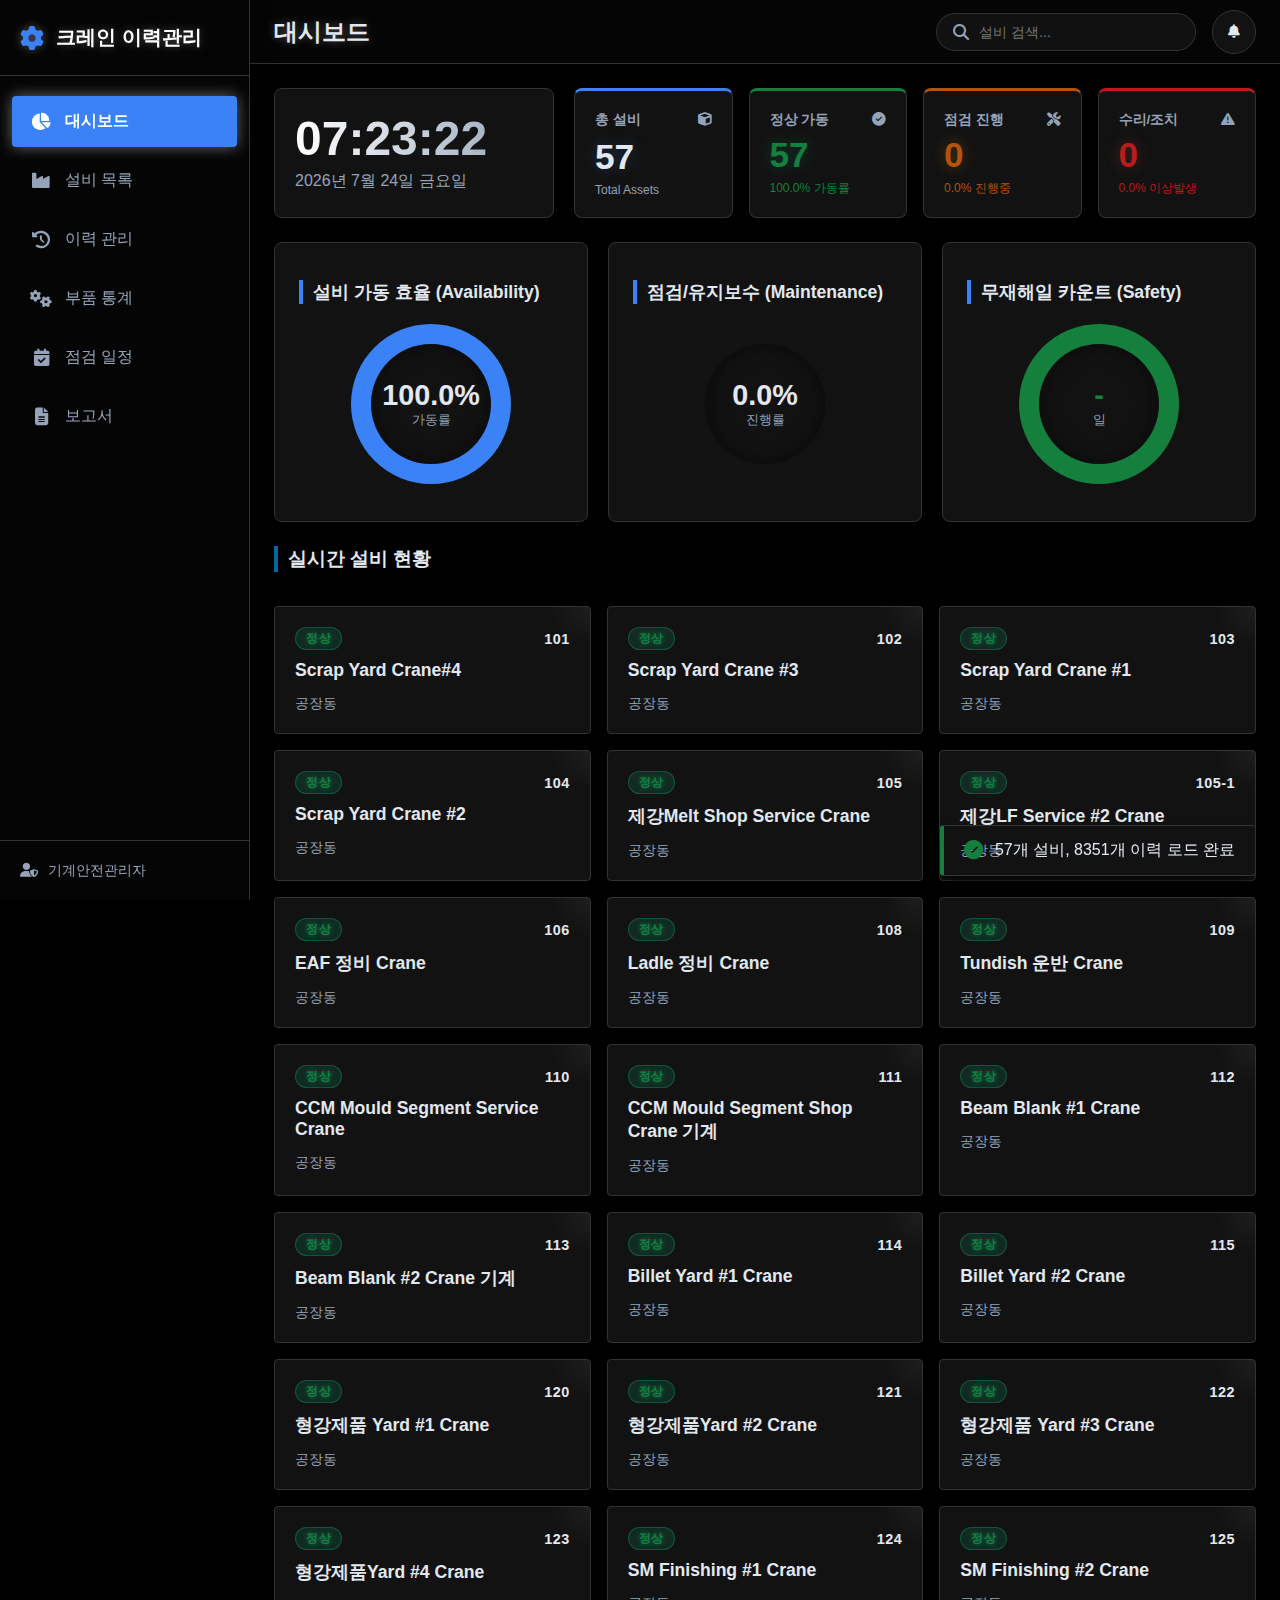
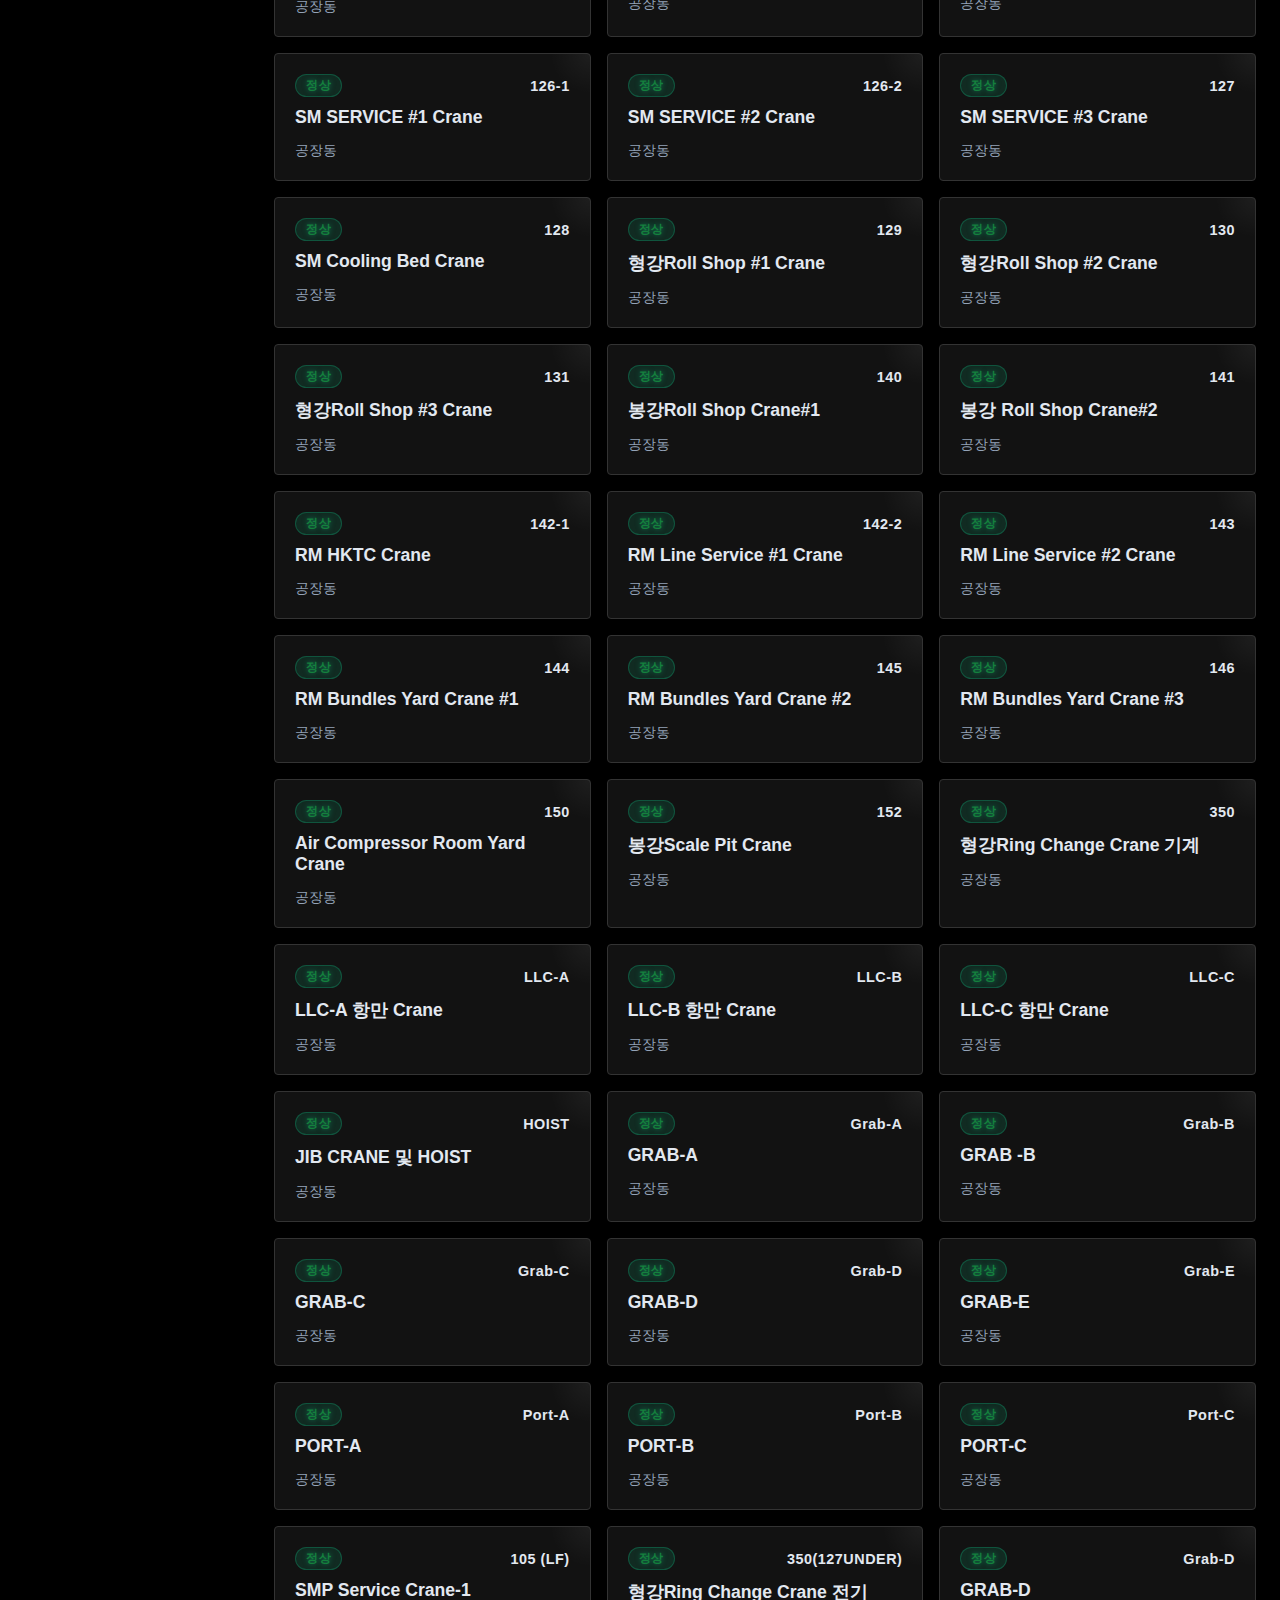
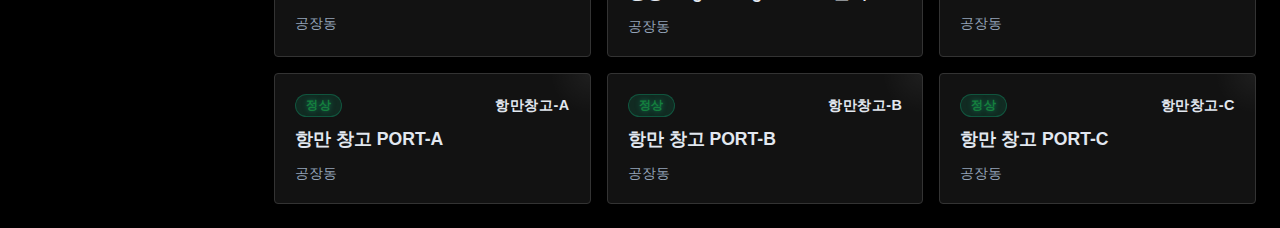
<file: index.html>
<!DOCTYPE html>
<html lang="ko">

<head>
    <meta charset="UTF-8">
    <meta name="viewport" content="width=device-width, initial-scale=1.0">
    <title>크레인 설비 이력 관리 시스템</title>
    <meta name="description" content="기계안전관리자를 위한 크레인 설비별 이력 관리 시스템">
    <link rel="stylesheet" href="styles.css">
    <link href="https://fonts.googleapis.com/css2?family=Noto+Sans+KR:wght@300;400;500;600;700&display=swap"
        rel="stylesheet">
    <link rel="stylesheet" href="https://cdnjs.cloudflare.com/ajax/libs/font-awesome/6.4.0/css/all.min.css">
</head>

<body>
    <aside class="sidebar" id="sidebar">
        <div class="sidebar-header">
            <div class="logo"><i class="fas fa-cog"></i><span>크레인 이력관리</span></div>
        </div>
        <nav class="sidebar-nav">
            <a href="#" class="nav-item active" data-page="dashboard"><i
                    class="fas fa-chart-pie"></i><span>대시보드</span></a>
            <a href="#" class="nav-item" data-page="equipment"><i class="fas fa-industry"></i><span>설비 목록</span></a>
            <a href="#" class="nav-item" data-page="history"><i class="fas fa-history"></i><span>이력 관리</span></a>
            <a href="#" class="nav-item" data-page="parts"><i class="fas fa-cogs"></i><span>부품 통계</span></a>
            <a href="#" class="nav-item" data-page="schedule"><i class="fas fa-calendar-check"></i><span>점검
                    일정</span></a>
            <a href="#" class="nav-item" data-page="reports"><i class="fas fa-file-alt"></i><span>보고서</span></a>
        </nav>
        <div class="sidebar-footer">
            <div class="user-info"><i class="fas fa-user-shield"></i><span>기계안전관리자</span></div>
        </div>
    </aside>

    <main class="main-content">
        <header class="header">
            <button class="menu-toggle" id="menuToggle"><i class="fas fa-bars"></i></button>
            <div class="header-title">
                <h1 id="pageTitle">대시보드</h1>
            </div>
            <div class="header-actions">
                <div class="search-box"><i class="fas fa-search"></i><input type="text" placeholder="설비 검색..."
                        id="globalSearch"></div>
                <button class="notification-btn" id="notificationBtn"><i class="fas fa-bell"></i><span
                        class="notification-badge" id="notificationBadge">0</span></button>
            </div>
        </header>

        <section class="page active" id="dashboardPage">
            <div class="dashboard-stats">
                <div class="stat-card">
                    <div class="stat-icon blue"><i class="fas fa-industry"></i></div>
                    <div class="stat-info">
                        <h3 id="totalEquipment">0</h3>
                        <p>전체 설비</p>
                    </div>
                </div>
                <div class="stat-card">
                    <div class="stat-icon green"><i class="fas fa-check-circle"></i></div>
                    <div class="stat-info">
                        <h3 id="normalEquipment">0</h3>
                        <p>정상 가동</p>
                    </div>
                </div>
                <div class="stat-card">
                    <div class="stat-icon orange"><i class="fas fa-tools"></i></div>
                    <div class="stat-info">
                        <h3 id="maintenanceEquipment">0</h3>
                        <p>점검 중</p>
                    </div>
                </div>
                <div class="stat-card">
                    <div class="stat-icon red"><i class="fas fa-exclamation-triangle"></i></div>
                    <div class="stat-info">
                        <h3 id="issueEquipment">0</h3>
                        <p>이상 발생</p>
                    </div>
                </div>
            </div>
            <div class="dashboard-grid">
                <div class="card upcoming-inspections">
                    <div class="card-header">
                        <h2><i class="fas fa-calendar-alt"></i> 예정된 점검</h2>
                    </div>
                    <div class="card-body">
                        <ul class="inspection-list" id="upcomingInspections"></ul>
                    </div>
                </div>
                <div class="card recent-history">
                    <div class="card-header">
                        <h2><i class="fas fa-history"></i> 최근 이력</h2>
                    </div>
                    <div class="card-body">
                        <ul class="history-list" id="recentHistory"></ul>
                    </div>
                </div>
                <div class="card equipment-overview">
                    <div class="card-header">
                        <h2><i class="fas fa-chart-bar"></i> 설비 현황</h2>
                    </div>
                    <div class="card-body">
                        <div class="chart-container" id="statusChart"></div>
                    </div>
                </div>
                <div class="card alerts-card">
                    <div class="card-header">
                        <h2><i class="fas fa-bell"></i> 알림</h2>
                    </div>
                    <div class="card-body">
                        <ul class="alerts-list" id="alertsList"></ul>
                    </div>
                </div>
            </div>
        </section>

        <section class="page" id="equipmentPage">
            <div class="page-actions">
                <button class="btn btn-primary" id="addEquipmentBtn"><i class="fas fa-plus"></i> 설비 추가</button>
                <div class="filter-group">
                    <select id="equipmentTypeFilter">
                        <option value="">전체 유형</option>
                        <option value="천장크레인">천장크레인</option>
                        <option value="갠트리크레인">갠트리크레인</option>
                        <option value="지브크레인">지브크레인</option>
                        <option value="호이스트">호이스트</option>
                        <option value="기타">기타</option>
                    </select>
                    <select id="equipmentStatusFilter">
                        <option value="">전체 상태</option>
                        <option value="정상">정상</option>
                        <option value="점검중">점검중</option>
                        <option value="수리필요">수리필요</option>
                        <option value="가동중지">가동중지</option>
                    </select>
                </div>
            </div>
            <div class="equipment-grid" id="equipmentGrid"></div>
        </section>
        <!-- 이력 관리 페이지 -->
        <section id="historyPage" class="page">
            <div class="page-header">
                <h2 class="page-title"><i class="fas fa-history"></i> 이력 관리</h2>
                <div class="page-actions">
                    <button class="btn btn-primary" onclick="app.openHistoryModal()"><i class="fas fa-plus"></i> 점검/보수
                        기록</button>
                    <button class="btn btn-success" onclick="app.openPartReplacementModal()"><i class="fas fa-cogs"></i>
                        부품 교체 기록</button>
                </div>
            </div>

            <!-- 탭 메뉴 -->
            <div class="tabs">
                <button class="tab-btn active" onclick="app.switchHistoryTab('general')">점검/보수 이력</button>
                <button class="tab-btn" onclick="app.switchHistoryTab('parts')">부품 교체 이력</button>
            </div>

            <div class="card">
                <div class="filter-bar">
                    <div class="filter-group">
                        <select id="historyEquipmentFilter" class="filter-select"
                            onchange="app.renderCurrentHistoryTab()">
                            <option value="">전체 설비</option>
                        </select>
                        <input type="month" id="historyMonthFilter" class="filter-input"
                            onchange="app.renderCurrentHistoryTab()">
                    </div>
                    <div class="search-box">
                        <i class="fas fa-search"></i>
                        <input type="text" placeholder="검색어 입력..." id="historySearchInput">
                    </div>
                </div>

                <!-- 점검/보수 테이블 -->
                <div id="generalHistoryTab" class="history-tab-content">
                    <div class="table-container">
                        <table class="data-table">
                            <thead>
                                <tr>
                                    <th>날짜</th>
                                    <th>설비명</th>
                                    <th>구분</th>
                                    <th>담당자</th>
                                    <th>내용</th>
                                    <th>결과</th>
                                    <th>작업</th>
                                </tr>
                            </thead>
                            <tbody id="historyTableBody"></tbody>
                        </table>
                    </div>
                </div>

                <!-- 부품 교체 테이블 -->
                <div id="partsHistoryTab" class="history-tab-content" style="display: none;">
                    <div class="table-container">
                        <table class="data-table">
                            <thead>
                                <tr>
                                    <th>교체일자</th>
                                    <th>설비명</th>
                                    <th>부품명</th>
                                    <th>규격/모델</th>
                                    <th>수량</th>
                                    <th>교체사유</th>
                                    <th>작업</th>
                                </tr>
                            </thead>
                            <tbody id="partsReplacementTableBody"></tbody>
                        </table>
                    </div>
                </div>
            </div>
        </section>

        <!-- 부품 통계 페이지 -->
        <section class="page" id="partsPage">
            <div class="parts-stats-summary">
                <div class="stat-card">
                    <div class="stat-icon" style="background: linear-gradient(135deg, #8b5cf6, #6d28d9);">
                        <i class="fas fa-cogs"></i>
                    </div>
                    <div class="stat-info">
                        <h3 id="totalPartsCount">0</h3>
                        <p>총 부품 교체 건수</p>
                    </div>
                </div>
                <div class="stat-card">
                    <div class="stat-icon" style="background: linear-gradient(135deg, #f59e0b, #d97706);">
                        <i class="fas fa-trophy"></i>
                    </div>
                    <div class="stat-info">
                        <h3 id="topPartName">-</h3>
                        <p>가장 많이 교체된 부품</p>
                    </div>
                </div>
            </div>

            <div class="parts-grid">
                <div class="card parts-chart-card">
                    <div class="card-header">
                        <h2><i class="fas fa-chart-bar"></i> 부품별 교체 현황 (상위 15개)</h2>
                    </div>
                    <div class="card-body">
                        <div class="horizontal-chart" id="partsChart"></div>
                    </div>
                </div>

                <div class="card parts-table-card">
                    <div class="card-header">
                        <h2><i class="fas fa-list"></i> 부품별 상세 통계</h2>
                        <div class="filter-group">
                            <select id="partsEquipmentFilter">
                                <option value="">전체 설비</option>
                            </select>
                        </div>
                    </div>
                    <div class="card-body">
                        <table class="data-table" id="partsTable">
                            <thead>
                                <tr>
                                    <th>순위</th>
                                    <th>부품명</th>
                                    <th>교체 횟수</th>
                                    <th>비율</th>
                                    <th>최근 교체일</th>
                                </tr>
                            </thead>
                            <tbody id="partsTableBody"></tbody>
                        </table>
                    </div>
                </div>
            </div>

            <div class="card parts-history-card">
                <div class="card-header">
                    <h2><i class="fas fa-history"></i> 부품 교체 이력</h2>
                    <div class="filter-group">
                        <select id="partsTypeFilter">
                            <option value="">전체 부품</option>
                        </select>
                    </div>
                </div>
                <div class="card-body">
                    <table class="data-table">
                        <thead>
                            <tr>
                                <th>날짜</th>
                                <th>설비명</th>
                                <th>부품</th>
                                <th>작업 내용</th>
                            </tr>
                        </thead>
                        <tbody id="partsHistoryTableBody"></tbody>
                    </table>
                </div>
            </div>
        </section>

        <section class="page" id="schedulePage">
            <div class="page-actions"><button class="btn btn-primary" id="addScheduleBtn"><i class="fas fa-plus"></i> 일정
                    추가</button></div>
            <div class="schedule-container">
                <div class="calendar-header">
                    <button class="btn btn-icon" id="prevMonth"><i class="fas fa-chevron-left"></i></button>
                    <h2 id="currentMonth">2024년 1월</h2>
                    <button class="btn btn-icon" id="nextMonth"><i class="fas fa-chevron-right"></i></button>
                </div>
                <div class="calendar-grid" id="calendarGrid"></div>
            </div>
        </section>

        <section class="page" id="reportsPage">
            <div class="reports-container">
                <div class="report-card">
                    <div class="report-icon" style="background: linear-gradient(135deg, #22c55e, #15803d);"><i
                            class="fas fa-sync-alt"></i></div>
                    <h3>엑셀 데이터 새로고침</h3>
                    <p>엑셀 파일에서 데이터를 다시 불러옵니다.</p>
                    <div class="report-options"><button class="btn btn-primary" id="reloadExcelData"><i
                                class="fas fa-sync-alt"></i> 새로고침</button></div>
                </div>
                <div class="report-card">
                    <div class="report-icon"><i class="fas fa-file-pdf"></i></div>
                    <h3>월간 점검 보고서</h3>
                    <p>선택한 월의 전체 점검 내역을 생성합니다.</p>
                    <div class="report-options"><input type="month" id="monthlyReportMonth"><button
                            class="btn btn-primary" id="generateMonthlyReport">생성</button></div>
                </div>
                <div class="report-card">
                    <div class="report-icon"><i class="fas fa-file-excel"></i></div>
                    <h3>설비별 이력 보고서</h3>
                    <p>특정 설비의 전체 이력을 생성합니다.</p>
                    <div class="report-options"><select id="equipmentReportSelect">
                            <option value="">설비 선택</option>
                        </select><button class="btn btn-primary" id="generateEquipmentReport">생성</button></div>
                </div>
                <div class="report-card">
                    <div class="report-icon" style="background: linear-gradient(135deg, #8b5cf6, #6d28d9);"><i
                            class="fas fa-table"></i></div>
                    <h3>연간 보수 현황</h3>
                    <p>설비별 월별 보수 횟수를 한눈에 확인합니다.</p>
                    <div class="report-options"><select id="statsYearSelect"></select><button class="btn btn-primary"
                            id="showYearlyStatsFn">보기</button></div>
                </div>
                <div class="report-card">
                    <div class="report-icon"><i class="fas fa-file-download"></i></div>
                    <h3>데이터 내보내기</h3>
                    <p>전체 데이터를 JSON으로 내보냅니다.</p>
                    <div class="report-options"><button class="btn btn-primary" id="exportData">내보내기</button><label
                            class="btn btn-secondary">가져오기<input type="file" id="importData" accept=".json"
                                hidden></label></div>
                </div>
            </div>
        </section>
    </main>

    <div class="modal" id="statsModal">
        <div class="modal-content modal-large" style="max-width: 1200px;">
            <div class="modal-header">
                <h2 id="statsModalTitle">연간 설비별 보수 현황</h2>
                <button class="modal-close" id="closeStatsModal">&times;</button>
            </div>
            <div class="modal-body" style="padding: 0;">
                <div class="table-container" style="max-height: 70vh; overflow-y: auto;">
                    <table class="data-table" id="yearlyStatsTable" style="margin: 0;">
                        <thead>
                            <tr>
                                <th style="position:sticky; top:0; z-index:10; background:var(--dark-card);">설비명</th>
                                <th style="position:sticky; top:0; z-index:10; background:var(--dark-card);">1월</th>
                                <th style="position:sticky; top:0; z-index:10; background:var(--dark-card);">2월</th>
                                <th style="position:sticky; top:0; z-index:10; background:var(--dark-card);">3월</th>
                                <th style="position:sticky; top:0; z-index:10; background:var(--dark-card);">4월</th>
                                <th style="position:sticky; top:0; z-index:10; background:var(--dark-card);">5월</th>
                                <th style="position:sticky; top:0; z-index:10; background:var(--dark-card);">6월</th>
                                <th style="position:sticky; top:0; z-index:10; background:var(--dark-card);">7월</th>
                                <th style="position:sticky; top:0; z-index:10; background:var(--dark-card);">8월</th>
                                <th style="position:sticky; top:0; z-index:10; background:var(--dark-card);">9월</th>
                                <th style="position:sticky; top:0; z-index:10; background:var(--dark-card);">10월</th>
                                <th style="position:sticky; top:0; z-index:10; background:var(--dark-card);">11월</th>
                                <th style="position:sticky; top:0; z-index:10; background:var(--dark-card);">12월</th>
                                <th style="position:sticky; top:0; z-index:10; background:var(--dark-card);">합계</th>
                            </tr>
                        </thead>
                        <tbody id="yearlyStatsTableBody"></tbody>
                    </table>
                </div>
            </div>
        </div>
    </div>

    <div class="modal" id="equipmentModal">
        <div class="modal-content">
            <div class="modal-header">
                <h2 id="equipmentModalTitle">설비 추가</h2><button class="modal-close"
                    id="closeEquipmentModal">&times;</button>
            </div>
            <form id="equipmentForm">
                <input type="hidden" id="equipmentId">
                <div class="form-grid">
                    <div class="form-group"><label for="equipmentName">설비명 *</label><input type="text"
                            id="equipmentName" required></div>
                    <div class="form-group"><label for="equipmentCode">관리번호 *</label><input type="text"
                            id="equipmentCode" required></div>
                    <div class="form-group"><label for="equipmentType">설비 유형 *</label><select id="equipmentType"
                            required>
                            <option value="">선택</option>
                            <option value="천장크레인">천장크레인</option>
                            <option value="갠트리크레인">갠트리크레인</option>
                            <option value="지브크레인">지브크레인</option>
                            <option value="호이스트">호이스트</option>
                            <option value="기타">기타</option>
                        </select></div>
                    <div class="form-group"><label for="equipmentCapacity">정격하중(톤)</label><input type="number"
                            id="equipmentCapacity" step="0.1"></div>
                    <div class="form-group"><label for="equipmentLocation">설치위치 *</label><input type="text"
                            id="equipmentLocation" required></div>
                    <div class="form-group"><label for="equipmentManufacturer">제조사</label><input type="text"
                            id="equipmentManufacturer"></div>
                    <div class="form-group"><label for="equipmentInstallDate">설치일</label><input type="date"
                            id="equipmentInstallDate"></div>
                    <div class="form-group"><label for="equipmentStatus">상태 *</label><select id="equipmentStatus"
                            required>
                            <option value="정상">정상</option>
                            <option value="점검중">점검중</option>
                            <option value="수리필요">수리필요</option>
                            <option value="가동중지">가동중지</option>
                        </select></div>
                    <div class="form-group"><label for="nextInspectionDate">다음점검일</label><input type="date"
                            id="nextInspectionDate"></div>
                    <div class="form-group full-width"><label for="equipmentNotes">비고</label><textarea
                            id="equipmentNotes" rows="2"></textarea></div>
                </div>
                <div class="form-actions"><button type="button" class="btn btn-secondary"
                        id="cancelEquipment">취소</button><button type="submit" class="btn btn-primary">저장</button></div>
            </form>
        </div>
    </div>

    <div class="modal" id="historyModal">
        <div class="modal-content">
            <div class="modal-header">
                <h2 id="historyModalTitle">이력 추가</h2><button class="modal-close" id="closeHistoryModal">&times;</button>
            </div>
            <form id="historyForm">
                <input type="hidden" id="historyId">
                <div class="form-grid">
                    <div class="form-group"><label for="historyEquipment">설비 *</label><select id="historyEquipment"
                            required>
                            <option value="">선택</option>
                        </select></div>
                    <div class="form-group"><label for="historyDate">날짜 *</label><input type="date" id="historyDate"
                            required></div>
                    <div class="form-group"><label for="historyType">유형 *</label><select id="historyType" required>
                            <option value="">선택</option>
                            <option value="정기점검">정기점검</option>
                            <option value="자체점검">자체점검</option>
                            <option value="수리">수리</option>

                            <option value="안전검사">안전검사</option>
                            <option value="기타">기타</option>
                        </select></div>
                    <div class="form-group"><label for="historyTechnician">담당자 *</label><input type="text"
                            id="historyTechnician" required></div>
                    <div class="form-group"><label for="historyResult">결과 *</label><select id="historyResult" required>
                            <option value="">선택</option>
                            <option value="양호">양호</option>
                            <option value="조건부합격">조건부합격</option>
                            <option value="수리필요">수리필요</option>
                            <option value="불합격">불합격</option>
                        </select></div>
                    <div class="form-group"><label for="historyCost">비용(원)</label><input type="number" id="historyCost">
                    </div>
                    <div class="form-group full-width"><label for="historyDescription">상세내용 *</label><textarea
                            id="historyDescription" rows="3" required></textarea></div>
                </div>
                <div class="form-actions"><button type="button" class="btn btn-secondary"
                        id="cancelHistory">취소</button><button type="submit" class="btn btn-primary">저장</button></div>
            </form>
        </div>
    </div>

    <div class="modal" id="partReplacementModal">
        <div class="modal-content">
            <div class="modal-header">
                <h2 id="partReplacementModalTitle">부품 교체 기록 추가</h2>
                <button class="modal-close" id="closePartReplacementModal">&times;</button>
            </div>
            <form id="partReplacementForm">
                <input type="hidden" id="partReplacementId">
                <div class="form-grid">
                    <div class="form-group"><label for="partEquipment">설비 *</label><select id="partEquipment" required>
                            <option value="">선택</option>
                        </select></div>
                    <div class="form-group"><label for="partDate">교체일 *</label><input type="date" id="partDate"
                            required></div>
                    <div class="form-group"><label for="partName">부품명 *</label><input type="text" id="partName" required
                            placeholder="예: 와이어로프"></div>
                    <div class="form-group"><label for="partModel">규격/모델</label><input type="text" id="partModel"
                            placeholder="예: 6x24 FC 16mm"></div>
                    <div class="form-group"><label for="partQuantity">수량</label><input type="number" id="partQuantity"
                            placeholder="1" min="1" value="1"></div>
                    <div class="form-group"><label for="partNextReplace">차기 교체 예정</label><input type="date"
                            id="partNextReplace"></div>
                    <div class="form-group full-width"><label for="partReason">교체 사유 *</label><input type="text"
                            id="partReason" required placeholder="예: 마모로 인한 교체"></div>
                    <div class="form-group full-width"><label for="partNotes">비고</label><textarea id="partNotes"
                            rows="2"></textarea></div>
                </div>
                <div class="form-actions">
                    <button type="button" class="btn btn-secondary" id="cancelPartReplacement">취소</button>
                    <button type="submit" class="btn btn-success">저장</button>
                </div>
            </form>
        </div>
    </div>

    <div class="modal" id="scheduleModal">
        <div class="modal-content">
            <div class="modal-header">
                <h2>점검 일정 추가</h2><button class="modal-close" id="closeScheduleModal">&times;</button>
            </div>
            <form id="scheduleForm">
                <input type="hidden" id="scheduleId">
                <div class="form-grid">
                    <div class="form-group"><label for="scheduleEquipment">설비 *</label><select id="scheduleEquipment"
                            required>
                            <option value="">선택</option>
                        </select></div>
                    <div class="form-group"><label for="scheduleDate">예정일 *</label><input type="date" id="scheduleDate"
                            required></div>
                    <div class="form-group"><label for="scheduleType">점검유형 *</label><select id="scheduleType" required>
                            <option value="">선택</option>
                            <option value="정기점검">정기점검</option>
                            <option value="자체점검">자체점검</option>
                            <option value="안전검사">안전검사</option>
                            <option value="기타">기타</option>
                        </select></div>
                    <div class="form-group"><label for="scheduleTechnician">담당자</label><input type="text"
                            id="scheduleTechnician"></div>
                    <div class="form-group full-width"><label for="scheduleNotes">메모</label><textarea id="scheduleNotes"
                            rows="2"></textarea></div>
                </div>
                <div class="form-actions"><button type="button" class="btn btn-secondary"
                        id="cancelSchedule">취소</button><button type="submit" class="btn btn-primary">저장</button></div>
            </form>
        </div>
    </div>

    <div class="modal" id="equipmentDetailModal">
        <div class="modal-content modal-large">
            <div class="modal-header">
                <h2 id="equipmentDetailTitle">설비 상세 정보</h2><button class="modal-close"
                    id="closeEquipmentDetailModal">&times;</button>
            </div>
            <div class="modal-body" id="equipmentDetailContent"></div>
        </div>
    </div>

    <div class="notification-panel" id="notificationPanel">
        <div class="notification-header">
            <h3>알림</h3><button class="btn btn-sm" id="markAllRead">모두 읽음</button>
        </div>
        <div class="notification-list" id="notificationList"></div>
    </div>

    <div class="toast-container" id="toastContainer"></div>
    <script src="app.js"></script>
</body>

</html>
</file>
<file: styles.css>
:root {
    /* Black & High Legibility Theme */
    --bg-app: #000000;
    --bg-sidebar: #050505;
    --bg-card: #121212;
    --bg-card-hover: #1e1e1e;
    --bg-input: #1e1e1e;

    --primary: #3b82f6;
    --primary-text: #ffffff;
    --primary-dim: rgba(59, 130, 246, 0.3);

    --secondary: #64748b;
    --success: #15803d;
    --warning: #b45309;
    --danger: #b91c1c;
    --info: #0369a1;

    --text-primary: #e2e8f0;
    /* Slate 200 - High Contrast Readability */
    --text-secondary: #94a3b8;
    /* Slate 400 */
    --text-muted: #64748b;
    /* Slate 500 */

    --border-color: #333333;
    --dark-hover: #1f1f1f;

    --shadow: 0 4px 6px -1px rgba(0, 0, 0, 0.5);
    --shadow-lg: 0 10px 15px -3px rgba(0, 0, 0, 0.7);

    --radius: 4px;
    --radius-lg: 8px;
    --header-height: 64px;
    --sidebar-width: 250px;
}

* {
    margin: 0;
    padding: 0;
    box-sizing: border-box;
}

body {
    font-family: 'Pretendard', -apple-system, BlinkMacSystemFont, sans-serif;
    background: var(--bg-app);
    color: var(--text-primary);
    min-height: 100vh;
    display: flex;
    overflow-x: hidden;
}

/* 사이드바 */
.sidebar {
    width: var(--sidebar-width);
    background: var(--bg-sidebar);
    border-right: 1px solid var(--border-color);
    color: var(--text-primary);
    display: flex;
    flex-direction: column;
    position: fixed;
    height: 100vh;
    z-index: 100;
    transition: transform 0.3s ease;
    box-shadow: 4px 0 24px rgba(0, 0, 0, 0.2);
}

.sidebar-header {
    padding: 24px 20px;
    border-bottom: 1px solid var(--border-color);
}

.logo {
    display: flex;
    align-items: center;
    gap: 12px;
    font-size: 1.25rem;
    font-weight: 700;
    color: white;
    text-shadow: 0 0 10px rgba(255, 255, 255, 0.3);
}

.logo i {
    font-size: 1.5rem;
    color: var(--primary);
}

.sidebar-nav {
    flex: 1;
    padding: 20px 12px;
    display: flex;
    flex-direction: column;
    gap: 8px;
    overflow-y: auto;
}

.nav-item {
    display: flex;
    align-items: center;
    gap: 12px;
    padding: 14px 16px;
    color: var(--text-secondary);
    text-decoration: none;
    border-radius: var(--radius);
    transition: all 0.3s ease;
    font-weight: 500;
    border: 1px solid transparent;
}

.nav-item:hover {
    background: var(--dark-hover);
    color: white;
    border-color: rgba(255, 255, 255, 0.1);
}

.nav-item.active {
    background: var(--primary);
    color: var(--primary-text);
    font-weight: 700;
    box-shadow: 0 0 15px rgba(255, 255, 255, 0.4);
}

.nav-item i {
    font-size: 1.1rem;
    width: 24px;
    text-align: center;
}

.sidebar-footer {
    padding: 20px;
    border-top: 1px solid var(--border-color);
}

.user-info {
    display: flex;
    align-items: center;
    gap: 10px;
    color: var(--text-secondary);
    font-size: 0.9rem;
}

/* 메인 컨텐츠 */
.main-content {
    flex: 1;
    margin-left: var(--sidebar-width);
    min-height: 100vh;
    display: flex;
    flex-direction: column;
}

/* 헤더 */
.header {
    height: var(--header-height);
    background: var(--bg-sidebar);
    border-bottom: 1px solid var(--border-color);
    box-shadow: none;
    display: flex;
    align-items: center;
    padding: 0 24px;
    gap: 20px;
    position: sticky;
    top: 0;
    z-index: 50;
}

.menu-toggle {
    display: none;
    background: none;
    border: none;
    color: var(--text-primary);
    font-size: 1.5rem;
    cursor: pointer;
}

.header-title h1 {
    font-size: 1.5rem;
    font-weight: 600;
    color: var(--text-primary);
    text-shadow: 0 0 10px rgba(255, 255, 255, 0.3);
}

.clickable {
    cursor: pointer;
}

.header-actions {
    margin-left: auto;
    display: flex;
    align-items: center;
    gap: 16px;
}

.search-box {
    display: flex;
    align-items: center;
    gap: 10px;
    background: rgba(255, 255, 255, 0.05);
    padding: 10px 16px;
    border-radius: 25px;
    border: 1px solid var(--border-color);
    transition: all 0.3s ease;
}

.search-box:focus-within {
    border-color: var(--primary-dim);
    box-shadow: 0 0 0 3px rgba(255, 255, 255, 0.2);
}

.search-box i {
    color: var(--text-secondary);
}

.search-box input {
    background: none;
    border: none;
    color: var(--text-primary);
    outline: none;
    width: 200px;
    font-size: 0.9rem;
}

.notification-btn {
    position: relative;
    width: 44px;
    height: 44px;
    border-radius: 50%;
    background: var(--bg-card);
    border: 1px solid var(--border-color);
    color: var(--text-primary);
    cursor: pointer;
    transition: all 0.3s ease;
}

.notification-btn:hover {
    background: var(--dark-hover);
    transform: scale(1.05);
}

.notification-badge {
    position: absolute;
    top: -4px;
    right: -4px;
    width: 20px;
    height: 20px;
    background: var(--danger);
    border-radius: 50%;
    font-size: 0.7rem;
    display: flex;
    align-items: center;
    justify-content: center;
    font-weight: 600;
}

/* 페이지 컨텐츠 */
.page {
    display: none;
    padding: 24px;
    flex: 1;
    animation: fadeIn 0.3s ease;
}

.page.active {
    display: block;
}

@keyframes fadeIn {
    from {
        opacity: 0;
        transform: translateY(10px);
    }

    to {
        opacity: 1;
        transform: translateY(0);
    }
}

/* 대시보드 통계 카드 */
.dashboard-stats {
    display: grid;
    grid-template-columns: repeat(auto-fit, minmax(240px, 1fr));
    gap: 20px;
    margin-bottom: 24px;
}

.stat-card {
    background: var(--bg-card);
    border-radius: var(--radius-lg);
    padding: 24px;
    display: flex;
    align-items: center;
    gap: 20px;
    border: 1px solid var(--border-color);
    transition: all 0.3s ease;
    position: relative;
    overflow: hidden;
    box-shadow: var(--shadow);
}

.stat-card::before {
    content: '';
    position: absolute;
    top: 0;
    left: 0;
    right: 0;
    height: 3px;
    background: var(--primary);
}

.stat-card:hover {
    transform: translateY(-4px);
    box-shadow: var(--shadow-lg);
}

.stat-icon {
    width: 60px;
    height: 60px;
    border-radius: var(--radius);
    display: flex;
    align-items: center;
    justify-content: center;
    font-size: 1.5rem;
}

.stat-icon.blue {
    background: linear-gradient(135deg, #3b82f6, #1d4ed8);
    color: white;
}

.stat-icon.green {
    background: linear-gradient(135deg, #22c55e, #15803d);
    color: white;
}

.stat-icon.orange {
    background: linear-gradient(135deg, #f59e0b, #d97706);
    color: white;
}

.stat-icon.red {
    background: linear-gradient(135deg, #ef4444, #dc2626);
    color: white;
}

.stat-info h3 {
    font-size: 2rem;
    font-weight: 700;
    margin-bottom: 4px;
}

.stat-info p {
    color: var(--text-secondary);
    font-size: 0.9rem;
}

/* 대시보드 그리드 */
.dashboard-grid {
    display: grid;
    grid-template-columns: repeat(2, 1fr);
    gap: 20px;
}

.card {
    background: var(--bg-card);
    border-radius: var(--radius-lg);
    border: 1px solid var(--border-color);
    overflow: hidden;
    box-shadow: none;
}

.card-header {
    display: flex;
    align-items: center;
    justify-content: space-between;
    padding: 16px 20px;
    border-bottom: 1px solid var(--border-color);
    background: transparent;
}

.card-header h2 {
    font-size: 1rem;
    font-weight: 600;
    display: flex;
    align-items: center;
    gap: 10px;
}

.card-header h2 i {
    color: var(--primary-dim);
}

.view-all {
    color: var(--primary-dim);
    text-decoration: none;
    font-size: 0.85rem;
    transition: color 0.3s ease;
}

.view-all:hover {
    color: var(--primary);
}

.card-body {
    padding: 16px 20px;
    max-height: 300px;
    overflow-y: auto;
    color: var(--text-primary);
}

.inspection-list,
.history-list,
.alerts-list {
    list-style: none;
    display: flex;
    flex-direction: column;
    gap: 12px;
}

.inspection-list li,
.history-list li,
.alerts-list li {
    display: flex;
    align-items: center;
    gap: 12px;
    padding: 12px;
    background: rgba(255, 255, 255, 0.05);
    border: 1px solid var(--border-color);
    border-radius: var(--radius);
    transition: all 0.3s ease;
}

.inspection-list li:hover,
.history-list li:hover {
    background: var(--dark-hover);
}

.list-icon {
    width: 40px;
    height: 40px;
    border-radius: 50%;
    display: flex;
    align-items: center;
    justify-content: center;
    font-size: 0.9rem;
}

.list-content {
    flex: 1;
}

.list-content h4 {
    font-size: 0.9rem;
    margin-bottom: 2px;
}

.list-content p {
    font-size: 0.8rem;
    color: var(--text-secondary);
}

.list-date {
    font-size: 0.8rem;
    color: var(--text-secondary);
    white-space: nowrap;
}

/* 차트 */
.chart-container {
    height: 200px;
    display: flex;
    align-items: flex-end;
    justify-content: center;
    gap: 20px;
    padding: 20px;
}

.chart-bar {
    display: flex;
    flex-direction: column;
    align-items: center;
    gap: 8px;
    flex: 1;
    max-width: 80px;
}

.chart-bar-fill {
    width: 100%;
    border-radius: 6px 6px 0 0;
    transition: height 0.5s ease;
    position: relative;
}

.chart-bar-fill span {
    position: absolute;
    top: -25px;
    left: 50%;
    transform: translateX(-50%);
    font-size: 0.85rem;
    font-weight: 600;
}

.chart-bar-label {
    font-size: 0.8rem;
    color: var(--text-secondary);
    text-align: center;
}

/* 버튼 */
.btn {
    display: inline-flex;
    align-items: center;
    gap: 8px;
    padding: 10px 20px;
    border-radius: var(--radius);
    font-size: 0.9rem;
    font-weight: 500;
    cursor: pointer;
    transition: all 0.3s ease;
    border: none;
    font-family: inherit;
}

.btn-primary {
    background: var(--primary);
    color: var(--primary-text);
    box-shadow: var(--shadow);
}

.btn-primary:hover {
    transform: translateY(-2px);
    box-shadow: var(--shadow-lg);
}

.btn-secondary {
    background: var(--dark-hover);
    color: var(--text-primary);
    border: 1px solid var(--border-color);
}

.btn-secondary:hover {
    background: var(--secondary);
}

.btn-danger {
    background: var(--danger);
    color: white;
}

.btn-danger:hover {
    background: #dc2626;
}

.btn-icon {
    width: 40px;
    height: 40px;
    padding: 0;
    justify-content: center;
    background: var(--bg-card);
    border: 1px solid var(--border-color);
    color: var(--text-primary);
}

.btn-sm {
    padding: 6px 12px;
    font-size: 0.8rem;
}

/* 페이지 헤더 및 액션 */
.page-header {
    display: flex;
    justify-content: space-between;
    align-items: center;
    margin-bottom: 24px;
    padding-bottom: 12px;
    border-bottom: 1px solid var(--border-color);
}

.page-actions {
    display: flex;
    align-items: center;
    justify-content: flex-end;
    flex-wrap: wrap;
    gap: 12px;
}

.filter-group {
    display: flex;
    gap: 12px;
    flex-wrap: wrap;
}

.filter-group select,
.filter-group input {
    padding: 10px 16px;
    background: var(--bg-card);
    border: 1px solid var(--border-color);
    border-radius: var(--radius);
    color: var(--text-primary);
    font-size: 0.9rem;
    font-family: inherit;
    cursor: pointer;
}

.filter-group select:focus,
.filter-group input:focus {
    outline: none;
    border-color: var(--primary-dim);
}

/* 탭 스타일 */
.tabs {
    display: flex;
    gap: 20px;
    margin-bottom: 24px;
    border-bottom: 1px solid var(--border-color);
    padding-left: 10px;
}

.tab-btn {
    padding: 14px 24px;
    background: transparent;
    border: none;
    color: var(--text-secondary);
    font-size: 1rem;
    font-weight: 600;
    cursor: pointer;
    position: relative;
    transition: all 0.3s ease;
    border-bottom: 3px solid transparent;
    margin-bottom: -2px;
    /* 보더 겹침 보정 */
    font-family: inherit;
    text-transform: uppercase;
    letter-spacing: 0.5px;
}

.tab-btn:hover {
    color: var(--primary);
    background: rgba(255, 255, 255, 0.03);
}

.tab-btn.active {
    color: var(--primary);
    border-bottom-color: var(--primary);
    text-shadow: 0 0 15px rgba(255, 255, 255, 0.4);
}

/* 설비 그리드 */
.equipment-grid {
    display: grid;
    grid-template-columns: repeat(auto-fill, minmax(320px, 1fr));
    gap: 20px;
}

.equipment-card {
    background: var(--bg-card);
    border-radius: var(--radius-lg);
    border: 1px solid var(--border-color);
    overflow: hidden;
    box-shadow: none;
    transition: all 0.3s ease;
    cursor: pointer;
}

.equipment-card:hover {
    transform: translateY(-4px);
    box-shadow: var(--shadow-lg);
    border-color: var(--primary);
}

.equipment-card-header {
    padding: 20px;
    background: transparent;
    border-bottom: 1px solid var(--border-color);
    display: flex;
    justify-content: space-between;
    align-items: flex-start;
}

.equipment-card-header h3 {
    font-size: 1.1rem;
    margin-bottom: 4px;
}

.equipment-card-header p {
    font-size: 0.85rem;
    color: var(--text-secondary);
}

.status-badge {
    padding: 4px 12px;
    border-radius: 20px;
    font-size: 0.75rem;
    font-weight: 600;
}

.status-정상 {
    background: rgba(34, 197, 94, 0.2);
    color: var(--success);
}

.status-점검중 {
    background: rgba(245, 158, 11, 0.2);
    color: var(--warning);
}

.status-수리필요 {
    background: rgba(239, 68, 68, 0.2);
    color: var(--danger);
}

.status-가동중지 {
    background: rgba(100, 116, 139, 0.2);
    color: var(--secondary);
}

.equipment-card-body {
    padding: 20px;
}

.equipment-info {
    display: grid;
    grid-template-columns: 1fr 1fr;
    gap: 12px;
}

.info-item label {
    display: block;
    font-size: 0.75rem;
    color: var(--text-secondary);
    margin-bottom: 2px;
}

.info-item span {
    font-size: 0.9rem;
    font-weight: 500;
}

.equipment-card-footer {
    padding: 12px 20px;
    background: transparent;
    display: flex;
    gap: 8px;
    border-top: 1px solid var(--border-color);
}

.equipment-card-footer .btn {
    flex: 1;
    justify-content: center;
    padding: 8px;
    font-size: 0.85rem;
}

/* 테이블 */
.table-container {
    overflow-x: auto;
}

.data-table {
    width: 100%;
    border-collapse: separate;
    border-spacing: 0 6px;
    background: transparent;
}

.data-table th {
    padding: 14px 20px;
    background: rgba(255, 255, 255, 0.05);
    font-weight: 700;
    font-size: 0.85rem;
    color: var(--secondary);
    text-transform: uppercase;
    letter-spacing: 0.5px;
    border: none;
    border-radius: 4px;
}

.data-table td {
    padding: 16px 20px;
    border: none;
    font-size: 0.95rem;
    color: #fff;
}

.data-table tr {
    transition: all 0.3s ease;
    background: transparent;
}

.data-table tbody tr {
    background: rgba(255, 255, 255, 0.03);
    border: 1px solid rgba(255, 255, 255, 0.05);
}

.data-table td:first-child {
    border-top-left-radius: 8px;
    border-bottom-left-radius: 8px;
    border-left: 1px solid rgba(255, 255, 255, 0.1);
}

.data-table td:last-child {
    border-top-right-radius: 8px;
    border-bottom-right-radius: 8px;
    border-right: 1px solid rgba(255, 255, 255, 0.1);
}

.data-table tbody tr:hover {
    transform: translateY(-3px);
    background: rgba(255, 255, 255, 0.1);
    box-shadow: 0 0 15px rgba(255, 255, 255, 0.1);
}

.data-table td {
    font-size: 0.9rem;
}

.result-badge {
    display: inline-flex;
    align-items: center;
    justify-content: center;
    padding: 4px 12px;
    border-radius: 15px;
    font-size: 0.75rem;
    font-weight: 600;
    white-space: nowrap !important;
    min-width: 60px;
}

.result-양호 {
    background: rgba(34, 197, 94, 0.2);
    color: var(--success);
}

.result-조건부합격 {
    background: rgba(245, 158, 11, 0.2);
    color: var(--warning);
}

.result-수리필요 {
    background: rgba(239, 68, 68, 0.2);
    color: var(--danger);
}

.result-불합격 {
    background: rgba(100, 116, 139, 0.2);
    color: var(--secondary);
}

.action-btns {
    display: flex;
    gap: 6px;
}

.action-btns .btn {
    padding: 6px 10px;
}

/* 캘린더 */
.schedule-container {
    background: var(--dark-card);
    border-radius: var(--radius-lg);
    border: 1px solid var(--border-color);
    overflow: hidden;
}

.calendar-header {
    display: flex;
    align-items: center;
    justify-content: center;
    gap: 20px;
    gap: 20px;
    padding: 20px;
    background: transparent;
    border-bottom: 1px solid var(--border-color);
}

.calendar-header h2 {
    font-size: 1.25rem;
    min-width: 150px;
    text-align: center;
}

.calendar-grid {
    display: grid;
    grid-template-columns: repeat(7, 1fr);
}

.calendar-day-header {
    padding: 12px;
    text-align: center;
    font-weight: 600;
    font-size: 0.85rem;
    color: var(--text-secondary);
    background: rgba(0, 0, 0, 0.1);
    border-bottom: 1px solid var(--border-color);
}

.calendar-day {
    height: 150px;
    /* 고정 높이 */
    padding: 8px;
    border-right: 1px solid var(--border-color);
    border-bottom: 1px solid var(--border-color);
    transition: background 0.3s ease;
    position: relative;
    overflow: visible;
}

.day-popup {
    display: none;
    position: absolute;
    /* 기본: 위쪽 중앙 정렬 (하단 잘림 방지) */
    bottom: 105%;
    left: 50%;
    transform: translateX(-50%);
    top: auto;

    width: 280px;
    max-height: 350px;
    overflow-y: auto;
    background: #18181b;
    border: 1px solid #3b82f6;
    border-radius: 8px;
    padding: 12px;
    z-index: 1000;
    box-shadow: 0 10px 30px rgba(0, 0, 0, 0.9);
}

/* 상단 1~2행은 아래쪽으로 표시 (상단 잘림 방지) */
.calendar-day:nth-child(-n+14) .day-popup {
    top: 105%;
    bottom: auto;
}

/* 왼쪽 열 (일요일) 왼쪽 정렬 (좌측 잘림 방지) */
.calendar-day:nth-child(7n+1) .day-popup {
    left: 0;
    transform: translateX(0);
}

/* 오른쪽 열 (토요일) 오른쪽 정렬 (우측 잘림 방지) */
.calendar-day:nth-child(7n) .day-popup {
    left: auto;
    right: 0;
    transform: translateX(0);
}

.day-popup::-webkit-scrollbar {
    width: 4px;
}

.day-popup::-webkit-scrollbar-thumb {
    background: #444;
    border-radius: 2px;
}

.calendar-day.has-events:hover .day-popup {
    display: block;
}

.day-popup-header {
    font-weight: 700;
    font-size: 1rem;
    color: white;
    margin-bottom: 10px;
    padding-bottom: 8px;
    border-bottom: 1px solid #333;
    text-align: center;
}

.day-popup .calendar-event {
    white-space: normal;
    margin-bottom: 6px;
    font-size: 0.85rem;
}

.calendar-day:nth-child(7n) {
    border-right: none;
}

.calendar-day:hover {
    background: var(--dark-hover);
}

.calendar-day.other-month {
    opacity: 0.4;
}

.calendar-day.today {
    background: rgba(59, 130, 246, 0.1);
}

.calendar-day-number {
    font-size: 0.9rem;
    font-weight: 600;
    margin-bottom: 6px;
}

.calendar-day.today .calendar-day-number {
    color: var(--primary-light);
}

.calendar-events {
    display: flex;
    flex-direction: column;
    gap: 2px;
    height: 105px;
    /* 고정 높이 */
    overflow-y: hidden;
    /* 넘치는 내용은 팝업으로 확인 */
}

.calendar-events::-webkit-scrollbar {
    width: 2px;
}

.calendar-events::-webkit-scrollbar-thumb {
    background: #333;
}

.calendar-event {
    padding: 3px 6px;
    font-size: 0.75rem;
    border-radius: 3px;
    margin-bottom: 2px;
    cursor: pointer;
    white-space: nowrap;
    overflow: hidden;
    text-overflow: ellipsis;
    background: #222;
    color: var(--text-secondary);
    border-left: 3px solid #555;
    transition: transform 0.2s;
}

.calendar-event:hover {
    transform: translateX(2px);
}

.event-schedule {
    background: rgba(59, 130, 246, 0.15);
    color: #93c5fd;
    border-left-color: #3b82f6;
}

.event-history {
    background: rgba(16, 185, 129, 0.15);
    color: #6ee7b7;
    border-left-color: #10b981;
}

.event-part {
    background: rgba(245, 158, 11, 0.15);
    color: #fcd34d;
    border-left-color: #f59e0b;
}

.event-plan {
    background: rgba(239, 68, 68, 0.15);
    color: #fca5a5;
    border-left-color: #ef4444;
}

.dot {
    display: none;
}

/* 보고서 */
.reports-container {
    display: grid;
    grid-template-columns: repeat(auto-fit, minmax(300px, 1fr));
    gap: 20px;
}

.report-card {
    background: var(--dark-card);
    border-radius: var(--radius-lg);
    border: 1px solid var(--border-color);
    padding: 30px;
    text-align: center;
    transition: all 0.3s ease;
}

.report-card:hover {
    transform: translateY(-4px);
    box-shadow: var(--shadow-lg);
}

.report-icon {
    width: 70px;
    height: 70px;
    border-radius: 50%;
    background: var(--gradient-2);
    display: flex;
    align-items: center;
    justify-content: center;
    margin: 0 auto 20px;
    font-size: 1.8rem;
    color: white;
}

.report-card h3 {
    margin-bottom: 10px;
}

.report-card p {
    color: var(--text-secondary);
    font-size: 0.9rem;
    margin-bottom: 20px;
}

.report-options {
    display: flex;
    gap: 10px;
    justify-content: center;
    flex-wrap: wrap;
}

.report-options input,
.report-options select {
    padding: 10px 14px;
    background: var(--dark);
    border: 1px solid var(--border-color);
    border-radius: var(--radius);
    color: var(--text-primary);
    font-family: inherit;
}

/* 모달 */
.modal {
    display: none;
    position: fixed;
    top: 0;
    left: 0;
    width: 100%;
    height: 100%;
    background: rgba(0, 0, 0, 0.75);
    backdrop-filter: blur(8px);
    z-index: 200;
    align-items: center;
    justify-content: center;
    padding: 20px;
}

.modal.active {
    display: flex;
    animation: fadeIn 0.3s ease;
}

.modal-content {
    background: var(--dark-card);
    border-radius: var(--radius-lg);
    border: 1px solid var(--border-color);
    width: 100%;
    max-width: 600px;
    max-height: 90vh;
    overflow-y: auto;
}

.modal-content.modal-large {
    max-width: 900px;
}

.modal-header {
    display: flex;
    align-items: center;
    justify-content: space-between;
    padding: 20px 24px;
    border-bottom: 1px solid var(--border-color);
    background: var(--bg-card);
}

.modal-header h2 {
    font-size: 1.25rem;
}

.modal-close {
    width: 36px;
    height: 36px;
    border-radius: 50%;
    background: none;
    border: 1px solid var(--border-color);
    color: var(--text-primary);
    font-size: 1.5rem;
    cursor: pointer;
    transition: all 0.3s ease;
    display: flex;
    align-items: center;
    justify-content: center;
}

.modal-close:hover {
    background: var(--danger);
    border-color: var(--danger);
}

.modal-body {
    padding: 24px;
}

/* 폼 */
form {
    padding: 24px;
}

.form-grid {
    display: grid;
    grid-template-columns: 1fr 1fr;
    gap: 16px;
}

.form-group.full-width {
    grid-column: span 2;
}

.form-group label {
    display: block;
    margin-bottom: 6px;
    font-size: 0.85rem;
    color: var(--text-secondary);
    font-weight: 500;
}

.form-group input,
.form-group select,
.form-group textarea {
    width: 100%;
    padding: 12px 14px;
    background: var(--dark);
    border: 1px solid var(--border-color);
    border-radius: var(--radius);
    color: var(--text-primary);
    font-size: 0.95rem;
    font-family: inherit;
    transition: all 0.3s ease;
}

.form-group input:focus,
.form-group select:focus,
.form-group textarea:focus {
    outline: none;
    border-color: var(--primary);
    box-shadow: 0 0 0 3px rgba(59, 130, 246, 0.2);
}

.form-actions {
    display: flex;
    gap: 12px;
    justify-content: flex-end;
    margin-top: 24px;
    padding-top: 20px;
    border-top: 1px solid var(--border-color);
}

/* 알림 패널 */
.notification-panel {
    position: fixed;
    top: var(--header-height);
    right: -350px;
    width: 350px;
    height: calc(100vh - var(--header-height));
    background: var(--dark-card);
    border-left: 1px solid var(--border-color);
    z-index: 150;
    transition: right 0.3s ease;
    display: flex;
    flex-direction: column;
}

.notification-panel.active {
    right: 0;
}

.notification-header {
    display: flex;
    align-items: center;
    justify-content: space-between;
    padding: 16px 20px;
    border-bottom: 1px solid var(--border-color);
}

.notification-list {
    flex: 1;
    overflow-y: auto;
    padding: 12px;
}

.notification-item {
    padding: 12px;
    background: rgba(0, 0, 0, 0.2);
    border-radius: var(--radius);
    margin-bottom: 8px;
    cursor: pointer;
    transition: all 0.3s ease;
    border-left: 3px solid var(--primary);
}

.notification-item:hover {
    background: var(--dark-hover);
}

.notification-item.unread {
    border-left-color: var(--warning);
}

.notification-item h4 {
    font-size: 0.9rem;
    margin-bottom: 4px;
}

.notification-item p {
    font-size: 0.8rem;
    color: var(--text-secondary);
}

.notification-item .time {
    font-size: 0.75rem;
    color: var(--text-secondary);
    margin-top: 6px;
}

/* 토스트 */
.toast-container {
    position: fixed;
    bottom: 24px;
    right: 24px;
    z-index: 300;
    display: flex;
    flex-direction: column;
    gap: 10px;
}

.toast {
    padding: 14px 20px;
    background: var(--dark-card);
    border-radius: var(--radius);
    border: 1px solid var(--border-color);
    box-shadow: var(--shadow-lg);
    display: flex;
    align-items: center;
    gap: 12px;
    animation: slideIn 0.3s ease;
    min-width: 300px;
}

@keyframes slideIn {
    from {
        opacity: 0;
        transform: translateX(100px);
    }

    to {
        opacity: 1;
        transform: translateX(0);
    }
}

.toast.success {
    border-left: 4px solid var(--success);
}

.toast.warning {
    border-left: 4px solid var(--warning);
}

.toast.error {
    border-left: 4px solid var(--danger);
}

.toast.info {
    border-left: 4px solid var(--primary);
}

.toast i {
    font-size: 1.2rem;
}

.toast.success i {
    color: var(--success);
}

.toast.warning i {
    color: var(--warning);
}

.toast.error i {
    color: var(--danger);
}

.toast.info i {
    color: var(--primary);
}

/* 빈 상태 */
.empty-state {
    text-align: center;
    padding: 60px 20px;
    color: var(--text-secondary);
}

.empty-state i {
    font-size: 4rem;
    margin-bottom: 20px;
    opacity: 0.5;
}

.empty-state h3 {
    margin-bottom: 10px;
    color: var(--text-primary);
}

/* 설비 상세 모달 */
.detail-grid {
    display: grid;
    grid-template-columns: 1fr 1fr;
    gap: 20px;
}

.detail-section {
    background: var(--bg-card);
    border: 1px solid var(--border-color);
    border-radius: var(--radius);
    padding: 20px;
}

.detail-section.full-width {
    grid-column: span 2;
}

.detail-section h3 {
    font-size: 1rem;
    margin-bottom: 16px;
    color: var(--primary-light);
    display: flex;
    align-items: center;
    gap: 8px;
}

.detail-row {
    display: flex;
    justify-content: space-between;
    padding: 8px 0;
    border-bottom: 1px solid var(--border-color);
}

.detail-row:last-child {
    border-bottom: none;
}

.detail-row label {
    color: var(--text-secondary);
}

.detail-row span {
    font-weight: 500;
}

.history-timeline {
    border-left: 2px solid var(--border-color);
    padding-left: 20px;
    margin-left: 10px;
}

.timeline-item {
    position: relative;
    padding-bottom: 20px;
}

.timeline-item::before {
    content: '';
    position: absolute;
    left: -26px;
    top: 4px;
    width: 12px;
    height: 12px;
    border-radius: 50%;
    background: var(--primary);
    border: 2px solid var(--dark-card);
}

.timeline-date {
    font-size: 0.8rem;
    color: var(--text-secondary);
    margin-bottom: 4px;
}

.timeline-content {
    background: var(--bg-app);
    border: 1px solid var(--border-color);
    padding: 12px;
    border-radius: var(--radius);
}

.timeline-content h4 {
    font-size: 0.9rem;
    margin-bottom: 4px;
}

.timeline-content p {
    font-size: 0.85rem;
    color: var(--text-secondary);
}

/* 반응형 */
@media (max-width: 1024px) {
    .dashboard-grid {
        grid-template-columns: 1fr;
    }

    .detail-grid {
        grid-template-columns: 1fr;
    }

    .detail-section.full-width {
        grid-column: span 1;
    }
}

@media (max-width: 768px) {
    .sidebar {
        transform: translateX(-100%);
    }

    .sidebar.active {
        transform: translateX(0);
    }

    .main-content {
        margin-left: 0;
    }

    .menu-toggle {
        display: block;
    }

    .search-box {
        display: none;
    }

    .form-grid {
        grid-template-columns: 1fr;
    }

    .form-group.full-width {
        grid-column: span 1;
    }

    .equipment-grid {
        grid-template-columns: 1fr;
    }

    .page-actions {
        flex-direction: column;
        align-items: stretch;
    }

    .filter-group {
        flex-direction: column;
    }

    .calendar-day {
        min-height: 70px;
    }
}

/* 스크롤바 */
::-webkit-scrollbar {
    width: 8px;
    height: 8px;
}

::-webkit-scrollbar-track {
    background: var(--dark);
}

::-webkit-scrollbar-thumb {
    background: var(--dark-hover);
    border-radius: 4px;
}

::-webkit-scrollbar-thumb:hover {
    background: var(--secondary);
}

/* 부품 통계 페이지 */
.parts-stats-summary {
    display: grid;
    grid-template-columns: repeat(auto-fit, minmax(280px, 1fr));
    gap: 20px;
    margin-bottom: 24px;
}

.parts-grid {
    display: grid;
    grid-template-columns: 1.2fr 1fr;
    gap: 20px;
    margin-bottom: 24px;
}

.parts-chart-card .card-body {
    padding: 20px;
    max-height: 500px;
    overflow-y: auto;
}

.parts-table-card .card-body {
    max-height: 500px;
    overflow-y: auto;
}

/* 수평 막대 차트 */
.horizontal-chart {
    display: flex;
    flex-direction: column;
    gap: 12px;
}

.horizontal-bar-item {
    display: flex;
    align-items: center;
    gap: 12px;
}

.horizontal-bar-label {
    width: 120px;
    font-size: 0.85rem;
    font-weight: 500;
    text-align: right;
    color: var(--text-primary);
    flex-shrink: 0;
}

.horizontal-bar-container {
    flex: 1;
    height: 28px;
    background: rgba(0, 0, 0, 0.3);
    border-radius: 6px;
    overflow: hidden;
    position: relative;
}

.horizontal-bar-fill {
    height: 100%;
    border-radius: 6px;
    transition: width 0.8s ease;
    position: relative;
    display: flex;
    align-items: center;
    justify-content: flex-end;
    padding-right: 10px;
    min-width: 40px;
}

.horizontal-bar-fill span {
    font-size: 0.75rem;
    font-weight: 600;
    color: white;
    text-shadow: 0 1px 2px rgba(0, 0, 0, 0.5);
}

.horizontal-bar-value {
    width: 60px;
    text-align: right;
    font-size: 0.85rem;
    font-weight: 600;
    color: var(--text-secondary);
    flex-shrink: 0;
}

/* 부품별 색상 */
.part-color-1 {
    background: linear-gradient(135deg, #3b82f6, #1d4ed8);
}

.part-color-2 {
    background: linear-gradient(135deg, #8b5cf6, #6d28d9);
}

.part-color-3 {
    background: linear-gradient(135deg, #22c55e, #15803d);
}

.part-color-4 {
    background: linear-gradient(135deg, #f59e0b, #d97706);
}

.part-color-5 {
    background: linear-gradient(135deg, #ef4444, #dc2626);
}

.part-color-6 {
    background: linear-gradient(135deg, #ec4899, #be185d);
}

.part-color-7 {
    background: linear-gradient(135deg, #14b8a6, #0d9488);
}

.part-color-8 {
    background: linear-gradient(135deg, #f97316, #ea580c);
}

.part-color-9 {
    background: linear-gradient(135deg, #06b6d4, #0891b2);
}

.part-color-10 {
    background: linear-gradient(135deg, #a855f7, #7e22ce);
}

.part-color-11 {
    background: linear-gradient(135deg, #84cc16, #65a30d);
}

.part-color-12 {
    background: linear-gradient(135deg, #fb7185, #e11d48);
}

.part-color-13 {
    background: linear-gradient(135deg, #38bdf8, #0284c7);
}

.part-color-14 {
    background: linear-gradient(135deg, #a3e635, #84cc16);
}

.part-color-15 {
    background: linear-gradient(135deg, #818cf8, #6366f1);
}

.parts-history-card {
    margin-top: 0;
}

.parts-history-card .card-body {
    max-height: 400px;
    overflow-y: auto;
}

/* 순위 배지 */
.rank-badge {
    display: inline-flex;
    align-items: center;
    justify-content: center;
    width: 28px;
    height: 28px;
    border-radius: 50%;
    font-size: 0.8rem;
    font-weight: 700;
}

.rank-1 {
    background: linear-gradient(135deg, #fbbf24, #d97706);
    color: #1a1a1a;
}

.rank-2 {
    background: linear-gradient(135deg, #94a3b8, #64748b);
    color: white;
}

.rank-3 {
    background: linear-gradient(135deg, #cd7f32, #b45309);
    color: white;
}

.rank-default {
    background: var(--dark-hover);
    color: var(--text-secondary);
}

/* 비율 진행바 */
.ratio-bar {
    width: 100px;
    height: 8px;
    background: rgba(0, 0, 0, 0.3);
    border-radius: 4px;
    overflow: hidden;
    display: inline-block;
    vertical-align: middle;
    margin-right: 8px;
}

.ratio-bar-fill {
    height: 100%;
    background: var(--primary);
    border-radius: 4px;
    transition: width 0.5s ease;
}

@media (max-width: 1200px) {
    .parts-grid {
        grid-template-columns: 1fr;
    }
}

@media (max-width: 768px) {
    .horizontal-bar-label {
        width: 80px;
        font-size: 0.75rem;
    }

    .horizontal-bar-value {
        width: 45px;
        font-size: 0.75rem;
    }
}

/* 새로운 대시보드 스타일 추가 */
.dashboard-container {
    display: flex;
    flex-direction: column;
    gap: 24px;
}

/* 시계 및 KPI 섹션 */
.dashboard-header-section {
    display: grid;
    grid-template-columns: 280px 1fr;
    gap: 20px;
}

.clock-card {
    background: var(--bg-card);
    border-radius: var(--radius-lg);
    border: 1px solid var(--border-color);
    padding: 20px;
    display: flex;
    flex-direction: column;
    justify-content: center;
    position: relative;
    overflow: hidden;
    box-shadow: var(--shadow);
}

.clock-card::before {
    content: '';
    position: absolute;
    top: 0;
    left: 0;
    width: 4px;
    height: 100%;
    background: var(--gradient-1);
    box-shadow: var(--glow-primary);
}

.current-time {
    font-size: 3rem;
    font-weight: 700;
    line-height: 1;
    margin-bottom: 8px;
    background: linear-gradient(to right, #fff, #94a3b8);
    -webkit-background-clip: text;
    background-clip: text;
    -webkit-text-fill-color: transparent;
    font-feature-settings: "tnum";
    font-variant-numeric: tabular-nums;
}

.current-date {
    color: var(--text-secondary);
    font-size: 1rem;
    font-weight: 500;
}

.kpi-grid {
    display: grid;
    grid-template-columns: repeat(4, 1fr);
    gap: 16px;
}

.kpi-card {
    background: var(--bg-card);
    border-radius: var(--radius-lg);
    border: 1px solid var(--border-color);
    padding: 20px;
    display: flex;
    flex-direction: column;
    justify-content: space-between;
    position: relative;
    overflow: hidden;
    transition: transform 0.3s ease;
}

.kpi-card:hover {
    transform: translateY(-4px);
    box-shadow: var(--shadow-lg);
    border-color: var(--primary-light);
}

.kpi-card h4 {
    color: var(--text-secondary);
    font-size: 0.85rem;
    margin-bottom: 8px;
    display: flex;
    justify-content: space-between;
    align-items: center;
}

.kpi-value {
    font-size: 2.2rem;
    font-weight: 700;
    color: var(--text-primary);
    line-height: 1;
}

.kpi-sub {
    font-size: 0.75rem;
    margin-top: 8px;
    display: flex;
    align-items: center;
    gap: 4px;
    color: var(--text-secondary);
}

/* KPI 컬러별 스타일 */
.kpi-total {
    border-top: 3px solid var(--primary);
}

.kpi-total .kpi-value {
    color: var(--primary-light);
    text-shadow: 0 0 15px rgba(59, 130, 246, 0.3);
}

.kpi-normal {
    border-top: 3px solid var(--success);
}

.kpi-normal .kpi-value {
    color: var(--success);
    text-shadow: 0 0 15px rgba(16, 185, 129, 0.3);
}

.kpi-warning {
    border-top: 3px solid var(--warning);
}

.kpi-warning .kpi-value {
    color: var(--warning);
    text-shadow: 0 0 15px rgba(245, 158, 11, 0.3);
}

.kpi-danger {
    border-top: 3px solid var(--danger);
}

.kpi-danger .kpi-value {
    color: var(--danger);
    text-shadow: 0 0 15px rgba(239, 68, 68, 0.3);
}

/* 차트 섹션 */
.chart-section {
    display: grid;
    grid-template-columns: 1fr 1fr 1fr;
    gap: 20px;
}

.chart-card {
    background: var(--bg-card);
    border-radius: var(--radius-lg);
    border: 1px solid var(--border-color);
    padding: 24px;
    display: flex;
    flex-direction: column;
    align-items: center;
    justify-content: center;
    min-height: 280px;
}

.chart-header {
    width: 100%;
    margin-bottom: 20px;
    display: flex;
    justify-content: space-between;
    align-items: center;
}

.chart-header h3 {
    font-size: 1.1rem;
    color: var(--text-primary);
    border-left: 4px solid var(--primary);
    padding-left: 10px;
}

/* 도넛 차트 */
.donut-chart-wrapper {
    position: relative;
    width: 160px;
    height: 160px;
    display: flex;
    align-items: center;
    justify-content: center;
}

.donut-chart {
    width: 100%;
    height: 100%;
    border-radius: 50%;
    position: relative;
}

.donut-hole {
    position: absolute;
    width: 75%;
    height: 75%;
    background: var(--bg-card);
    border-radius: 50%;
    display: flex;
    flex-direction: column;
    align-items: center;
    justify-content: center;
    z-index: 2;
    box-shadow: inset 0 0 20px rgba(0, 0, 0, 0.5);
}

.donut-value {
    font-size: 1.8rem;
    font-weight: 700;
    color: var(--text-primary);
}

.donut-label {
    font-size: 0.8rem;
    color: var(--text-secondary);
}

.chart-legend {
    display: flex;
    flex-wrap: wrap;
    gap: 12px;
    margin-top: 20px;
    justify-content: center;
}

.legend-item {
    display: flex;
    align-items: center;
    gap: 6px;
    font-size: 0.8rem;
    color: var(--text-secondary);
}

.legend-color {
    width: 8px;
    height: 8px;
    border-radius: 2px;
}

/* 설비 현황 보드 (하단 그리드) */
.status-board-grid {
    display: grid;
    grid-template-columns: repeat(auto-fill, minmax(240px, 1fr));
    gap: 16px;
}

.status-card {
    background: var(--bg-card);
    border: 1px solid var(--border-color);
    border-radius: var(--radius);
    padding: 16px;
    display: flex;
    flex-direction: column;
    gap: 12px;
    position: relative;
    overflow: hidden;
    transition: all 0.3s ease;
    cursor: pointer;
}

.status-card:hover {
    transform: translateY(-2px);
    border-color: var(--primary);
    box-shadow: var(--shadow);
}

.status-card::after {
    content: '';
    position: absolute;
    top: 0;
    right: 0;
    width: 40px;
    height: 40px;
    background: radial-gradient(circle at top right, rgba(255, 255, 255, 0.05), transparent 70%);
}

.status-card-header {
    display: flex;
    justify-content: space-between;
    align-items: center;
}

.status-card h4 {
    font-size: 1.1rem;
    font-weight: 600;
    margin: 0;
    color: var(--text-primary);
}

.status-indicator {
    padding: 2px 10px;
    border-radius: 12px;
    font-size: 0.7rem;
    font-weight: 600;
    text-transform: uppercase;
    letter-spacing: 0.5px;
}

.indicator-정상 {
    background: rgba(16, 185, 129, 0.15);
    color: var(--success);
    border: 1px solid rgba(16, 185, 129, 0.3);
    text-shadow: 0 0 5px rgba(16, 185, 129, 0.5);
}

.indicator-점검중 {
    background: rgba(245, 158, 11, 0.15);
    color: var(--warning);
    border: 1px solid rgba(245, 158, 11, 0.3);
}

.indicator-수리필요 {
    background: rgba(239, 68, 68, 0.15);
    color: var(--danger);
    border: 1px solid rgba(239, 68, 68, 0.3);
    text-shadow: 0 0 5px rgba(239, 68, 68, 0.5);
}

.indicator-가동중지 {
    background: rgba(148, 163, 184, 0.1);
    color: var(--text-secondary);
    border: 1px solid var(--border-color);
}

.status-metrics {
    display: grid;
    grid-template-columns: 1fr 1fr;
    gap: 8px;
    background: rgba(0, 0, 0, 0.2);
    padding: 10px;
    border-radius: 6px;
}

.bar-wrapper {
    margin-top: 4px;
}

.status-bar {
    height: 4px;
    background: #334155;
    border-radius: 2px;
    overflow: hidden;
}

.status-bar-fill {
    height: 100%;
    background: var(--primary);
    border-radius: 2px;
}

.status-normal .status-bar-fill {
    background: var(--success);
    box-shadow: 0 0 8px var(--success);
}

.status-warning .status-bar-fill {
    background: var(--warning);
}

.status-danger .status-bar-fill {
    background: var(--danger);
    box-shadow: 0 0 8px var(--danger);
}

@media (max-width: 1200px) {
    .dashboard-header-section {
        grid-template-columns: 1fr;
    }

    .kpi-grid {
        grid-template-columns: repeat(2, 1fr);
    }

    .chart-section {
        grid-template-columns: 1fr;
    }
}

/* Mobile Responsive */
@media (max-width: 768px) {
    .sidebar {
        transform: translateX(-100%);
        width: 250px;
        box-shadow: none;
    }

    .sidebar.active {
        transform: translateX(0);
        box-shadow: 4px 0 24px rgba(0, 0, 0, 0.5);
    }

    .overlay.active {
        display: block;
    }

    .main-content {
        margin-left: 0;
        width: 100%;
    }

    .header {
        padding: 0 16px;
        justify-content: flex-start;
    }

    .menu-toggle {
        display: block !important;
        margin-right: 16px;
        font-size: 1.5rem;
        background: none;
        border: none;
        color: var(--text-primary);
        cursor: pointer;
    }

    .dashboard-grid,
    .equipment-grid,
    .form-grid,
    .chart-section,
    .kpi-grid,
    .status-board-grid {
        grid-template-columns: 1fr;
    }

    .table-container {
        overflow-x: auto;
        -webkit-overflow-scrolling: touch;
    }

    .data-table {
        min-width: 600px;
    }

    .search-box {
        display: none;
    }
}

.menu-toggle {
    display: none;
}
</file>
